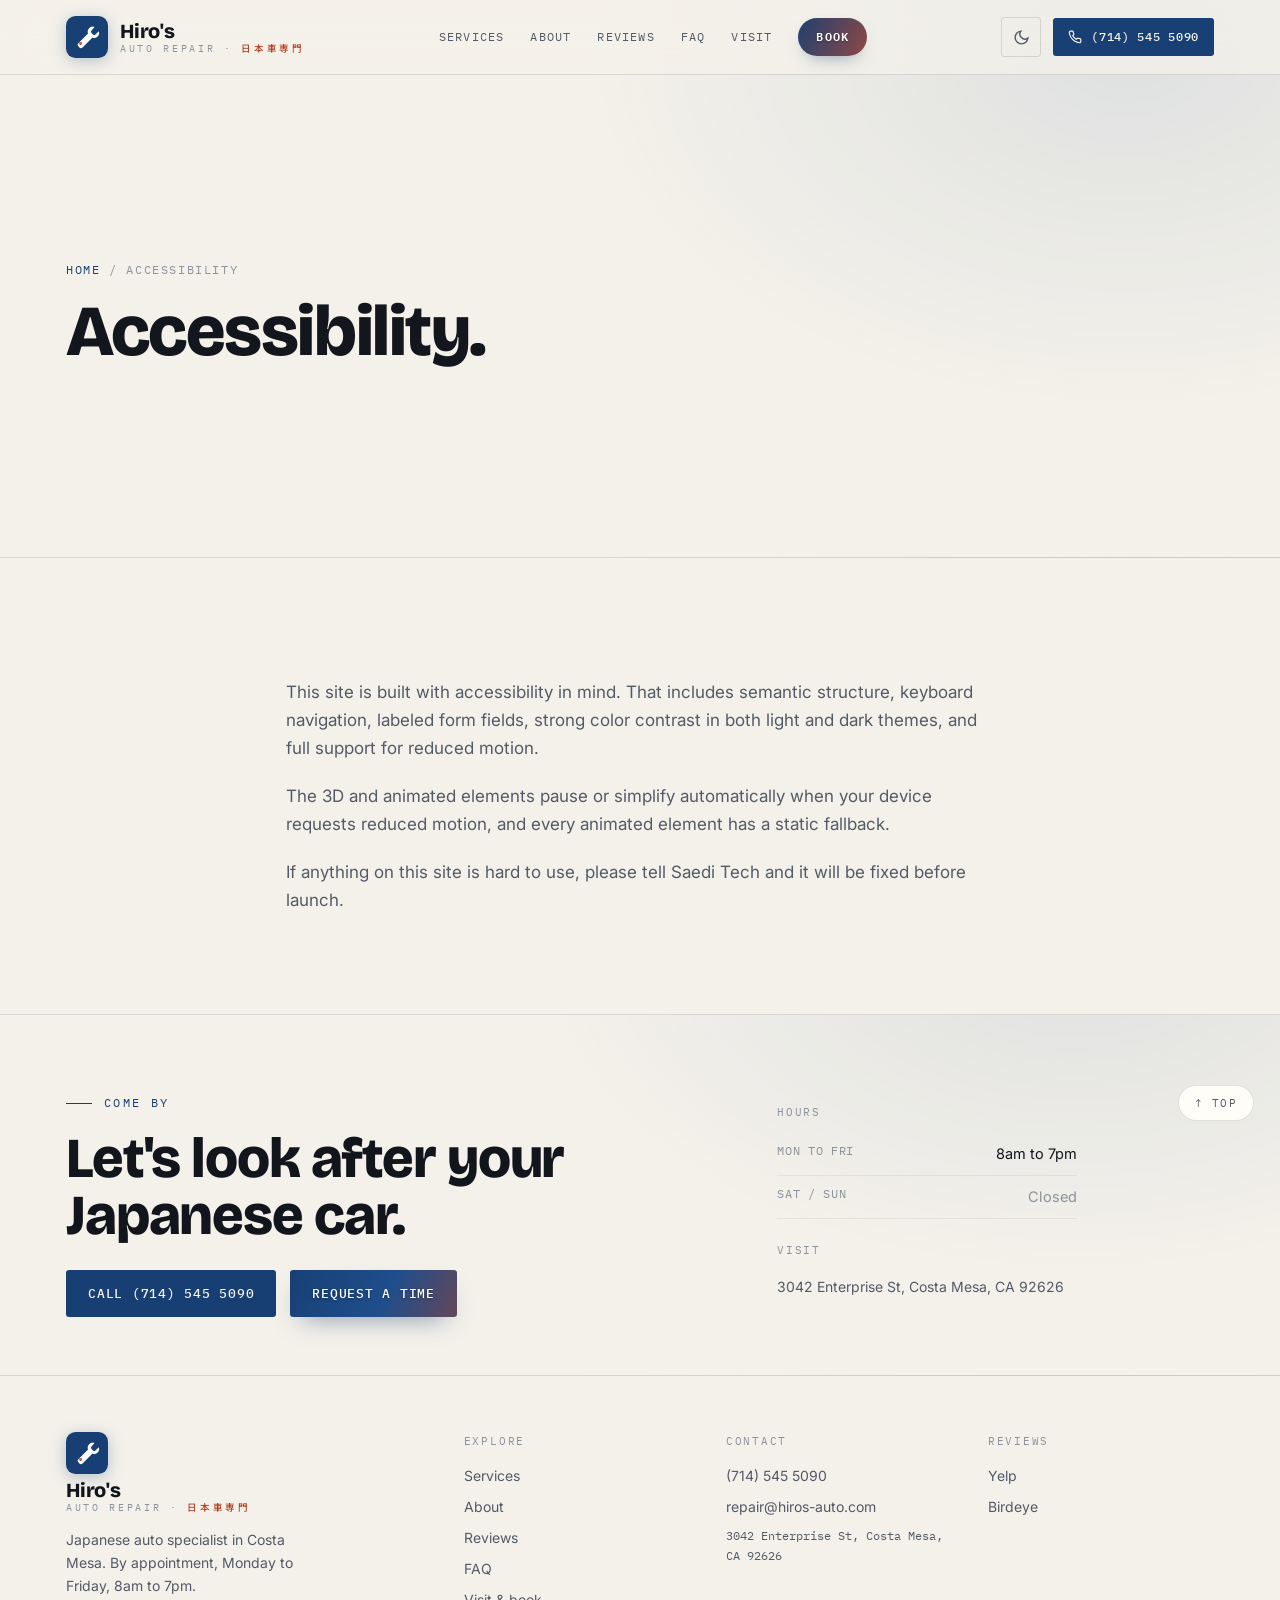
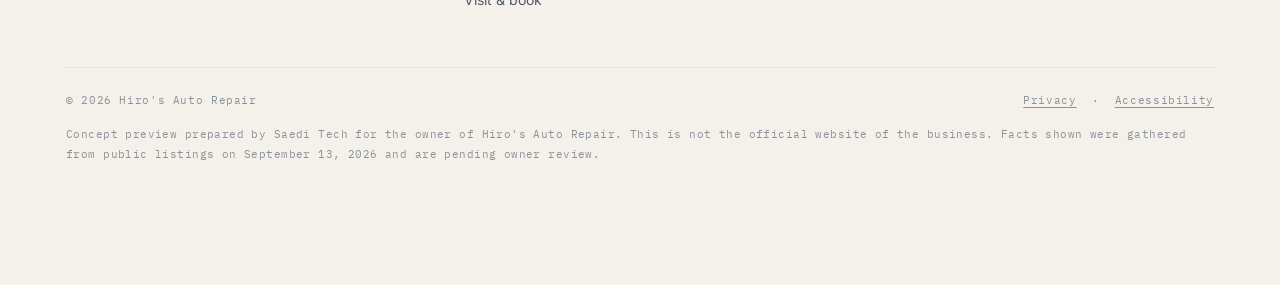
<file: accessibility.html>
<!doctype html>
<html lang="en">
<head>
<meta charset="utf-8" />
<meta name="viewport" content="width=device-width, initial-scale=1" />
<meta name="robots" content="noindex, nofollow" />
<title>Accessibility · Hiro's Auto Repair</title>
<meta name="description" content="Accessibility statement for the Hiro's Auto Repair website." />
<meta property="og:title" content="Accessibility · Hiro's Auto Repair" /><meta property="og:type" content="website" />
<link rel="icon" href="data:image/svg+xml,%3Csvg xmlns='http://www.w3.org/2000/svg' viewBox='0 0 48 48'%3E%3Crect width='48' height='48' rx='11' fill='%23173f73'/%3E%3Cpath d='M32.6 12.6 a5.7 5.7 0 0 0 -7.4 7.4 l-11.1 11.1 a2.5 2.5 0 0 0 0 3.6 l1.2 1.2 a2.5 2.5 0 0 0 3.6 0 l11.1-11.1 a5.7 5.7 0 0 0 7.4-7.4 l-3.7 3.7 a2 2 0 0 1 -2.9 0 l-1.6-1.6 a2 2 0 0 1 0-2.9 z' fill='%23fff'/%3E%3Ccircle cx='16.6' cy='31.4' r='1.7' fill='%23c94b2e'/%3E%3C/svg%3E">
<link rel="preconnect" href="https://fonts.googleapis.com"><link rel="preconnect" href="https://fonts.gstatic.com" crossorigin>
<link href="https://fonts.googleapis.com/css2?family=Bricolage+Grotesque:opsz,wght@12..96,600;12..96,700;12..96,800&family=Inter:wght@400;500;600&family=IBM+Plex+Mono:wght@400;500&display=swap" rel="stylesheet">
<link href="https://fonts.googleapis.com/css2?family=Noto+Sans+JP:wght@500;700&text=日本車専門匠整備誠一心一級&display=swap" rel="stylesheet">
<link rel="stylesheet" href="assets/site.css">
<script type="importmap">{ "imports": { "three": "https://unpkg.com/three@0.160.0/build/three.module.js", "three/": "https://unpkg.com/three@0.160.0/" } }</script>

</head>
<body>
<a class="skip" href="#main">Skip to content</a>
<header class="sitehead" id="sitehead">
<nav class="top" aria-label="Main">
  <div class="wrap navin">
    <a class="logo" href="index.html" aria-label="Hiro's Auto Repair, home">
      <svg class="emblem" viewBox="0 0 48 48" aria-hidden="true"><rect width="48" height="48" rx="11" fill="var(--indigo)"/><path d='M32.6 12.6 a5.7 5.7 0 0 0 -7.4 7.4 l-11.1 11.1 a2.5 2.5 0 0 0 0 3.6 l1.2 1.2 a2.5 2.5 0 0 0 3.6 0 l11.1-11.1 a5.7 5.7 0 0 0 7.4-7.4 l-3.7 3.7 a2 2 0 0 1 -2.9 0 l-1.6-1.6 a2 2 0 0 1 0-2.9 z' fill='#fff'/><circle cx='16.6' cy='31.4' r='1.7' fill='var(--shu)'/></svg>
      <span class="wm"><span class="n">Hiro's</span><span class="s">Auto Repair · <b class="jp">日本車専門</b></span></span>
    </a>
    <div class="navlinks"><a href="services.html">Services</a><a href="about.html">About</a><a href="reviews.html">Reviews</a><a href="faq.html">FAQ</a><a href="visit.html">Visit</a><a href="index.html#book">Book</a></div>
    <div class="navright">
      <button class="tgl" id="themeTgl" aria-label="Switch between day and night theme" aria-pressed="false"><svg id="icMoon" viewBox="0 0 24 24" fill="none" stroke="currentColor" stroke-width="2" stroke-linecap="round"><path d="M21 12.8A9 9 0 1 1 11.2 3a7 7 0 0 0 9.8 9.8z"/></svg><svg id="icSun" viewBox="0 0 24 24" fill="none" stroke="currentColor" stroke-width="2" stroke-linecap="round" style="display:none"><circle cx="12" cy="12" r="4"/><path d="M12 2v2M12 20v2M4.9 4.9l1.4 1.4M17.7 17.7l1.4 1.4M2 12h2M20 12h2M4.9 19.1l1.4-1.4M17.7 6.3l1.4-1.4"/></svg></button>
      <a class="btn btn-fill btn-sm" href="tel:+17145455090"><svg width="14" height="14" viewBox="0 0 24 24" fill="none" stroke="currentColor" stroke-width="2" stroke-linecap="round" aria-hidden="true"><path d="M22 16.9v3a2 2 0 0 1-2.2 2 19.8 19.8 0 0 1-8.6-3 19.5 19.5 0 0 1-6-6 19.8 19.8 0 0 1-3-8.7A2 2 0 0 1 4.1 2h3a2 2 0 0 1 2 1.7c.13 1 .36 1.9.7 2.8a2 2 0 0 1-.45 2.1L8.1 9.9a16 16 0 0 0 6 6l1.3-1.3a2 2 0 0 1 2.1-.45c.9.34 1.8.57 2.8.7A2 2 0 0 1 22 16.9z"/></svg><span class="lbl">(714) 545 5090</span></a>
      <button class="burger" id="burger" aria-label="Open menu"><svg viewBox="0 0 24 24" fill="none" stroke="currentColor" stroke-width="2" stroke-linecap="round"><path d="M3 6h18M3 12h18M3 18h18"/></svg></button>
    </div>
  </div>
</nav>
</header>
<div class="mmenu" id="mmenu" aria-label="Menu">
  <button class="mclose" id="mclose" aria-label="Close menu">✕</button>
  <a href="services.html">Services</a><a href="about.html">About</a><a href="reviews.html">Reviews</a><a href="faq.html">FAQ</a><a href="visit.html">Visit</a><a href="visit.html#book">Request an appointment</a>
</div>
<header class="page-hero"><div class="wrap">
    <p class="crumb"><a href="index.html">Home</a> / Accessibility</p>
    <h1 class="ph">Accessibility.</h1>
    <p class="pl"></p>
  </div></header><main id="main"><section><div class="wrap narrow prose">
  <p class="up">This site is built with accessibility in mind. That includes semantic structure, keyboard navigation, labeled form fields, strong color contrast in both light and dark themes, and full support for reduced motion.</p>
  <p class="up">The 3D and animated elements pause or simplify automatically when your device requests reduced motion, and every animated element has a static fallback.</p>
  <p class="up">If anything on this site is hard to use, please tell Saedi Tech and it will be fixed before launch.</p>
</div></section></main><footer>
  <button class="backtop" id="backtop" aria-label="Back to top">↑ Top</button>
  <div class="foot-hero"><div class="wrap"><div class="foot-top">
    <div class="foot-cta"><p class="kick">Come by</p><h2>Let's look after your Japanese car.</h2><div class="cta"><a class="btn btn-fill" href="tel:+17145455090">Call (714) 545 5090</a><a class="btn btn-book" href="index.html#book">Request a time</a></div></div>
    <div class="foot-hours"><p class="ft">Hours</p><div class="hrow"><span>Mon to Fri</span><span>8am to 7pm</span></div><div class="hrow"><span>Sat / Sun</span><span class="closed">Closed</span></div><p class="ft" style="margin-top:22px">Visit</p><p class="addr">3042 Enterprise St, Costa Mesa, CA 92626</p></div>
  </div></div></div>
  <div class="wrap foot-main">
    <div class="fgrid">
      <div class="fbrand">
        <a class="logo" href="index.html" aria-label="Hiro's Auto Repair, home"><svg class="emblem" viewBox="0 0 48 48" aria-hidden="true"><rect width="48" height="48" rx="11" fill="var(--indigo)"/><path d='M32.6 12.6 a5.7 5.7 0 0 0 -7.4 7.4 l-11.1 11.1 a2.5 2.5 0 0 0 0 3.6 l1.2 1.2 a2.5 2.5 0 0 0 3.6 0 l11.1-11.1 a5.7 5.7 0 0 0 7.4-7.4 l-3.7 3.7 a2 2 0 0 1 -2.9 0 l-1.6-1.6 a2 2 0 0 1 0-2.9 z' fill='#fff'/><circle cx='16.6' cy='31.4' r='1.7' fill='var(--shu)'/></svg><span class="wm"><span class="n">Hiro's</span><span class="s">Auto Repair · <b class="jp">日本車専門</b></span></span></a>
        <p>Japanese auto specialist in Costa Mesa. By appointment, Monday to Friday, 8am to 7pm.</p>
      </div>
      <div class="fcol"><p class="ft">Explore</p><a href="services.html">Services</a><a href="about.html">About</a><a href="reviews.html">Reviews</a><a href="faq.html">FAQ</a><a href="visit.html">Visit &amp; book</a></div>
      <div class="fcol"><p class="ft">Contact</p><a href="tel:+17145455090">(714) 545 5090</a><a href="mailto:repair@hiros-auto.com">repair@hiros-auto.com</a><p class="mono" style="font-size:12px">3042 Enterprise St, Costa Mesa, CA 92626</p></div>
      <div class="fcol"><p class="ft">Reviews</p><a href="https://www.yelp.com/biz/hiros-auto-repair-costa-mesa" target="_blank" rel="noopener">Yelp</a><a href="https://reviews.birdeye.com/hiros-auto-repair-149421237386120" target="_blank" rel="noopener">Birdeye</a></div>
    </div>
    <div class="legal"><span>© 2026 Hiro's Auto Repair</span><span><a href="privacy.html">Privacy</a> &nbsp;·&nbsp; <a href="accessibility.html">Accessibility</a></span></div>
    <p class="preview-note">Concept preview prepared by Saedi Tech for the owner of Hiro's Auto Repair. This is not the official website of the business. Facts shown were gathered from public listings on September 13, 2026 and are pending owner review.</p>
  </div>
</footer>
<div class="callbar" role="navigation" aria-label="Quick actions">
  <a class="c1" href="tel:+17145455090"><svg width="14" height="14" viewBox="0 0 24 24" fill="none" stroke="currentColor" stroke-width="2" stroke-linecap="round" aria-hidden="true"><path d="M22 16.9v3a2 2 0 0 1-2.2 2 19.8 19.8 0 0 1-8.6-3 19.5 19.5 0 0 1-6-6 19.8 19.8 0 0 1-3-8.7A2 2 0 0 1 4.1 2h3a2 2 0 0 1 2 1.7c.13 1 .36 1.9.7 2.8a2 2 0 0 1-.45 2.1L8.1 9.9a16 16 0 0 0 6 6l1.3-1.3a2 2 0 0 1 2.1-.45c.9.34 1.8.57 2.8.7A2 2 0 0 1 22 16.9z"/></svg>Call the shop</a>
  <a class="c2" href="visit.html#book">Request a time</a>
</div>
<script src="assets/app.js" defer></script>
</body>
</html>
</file>
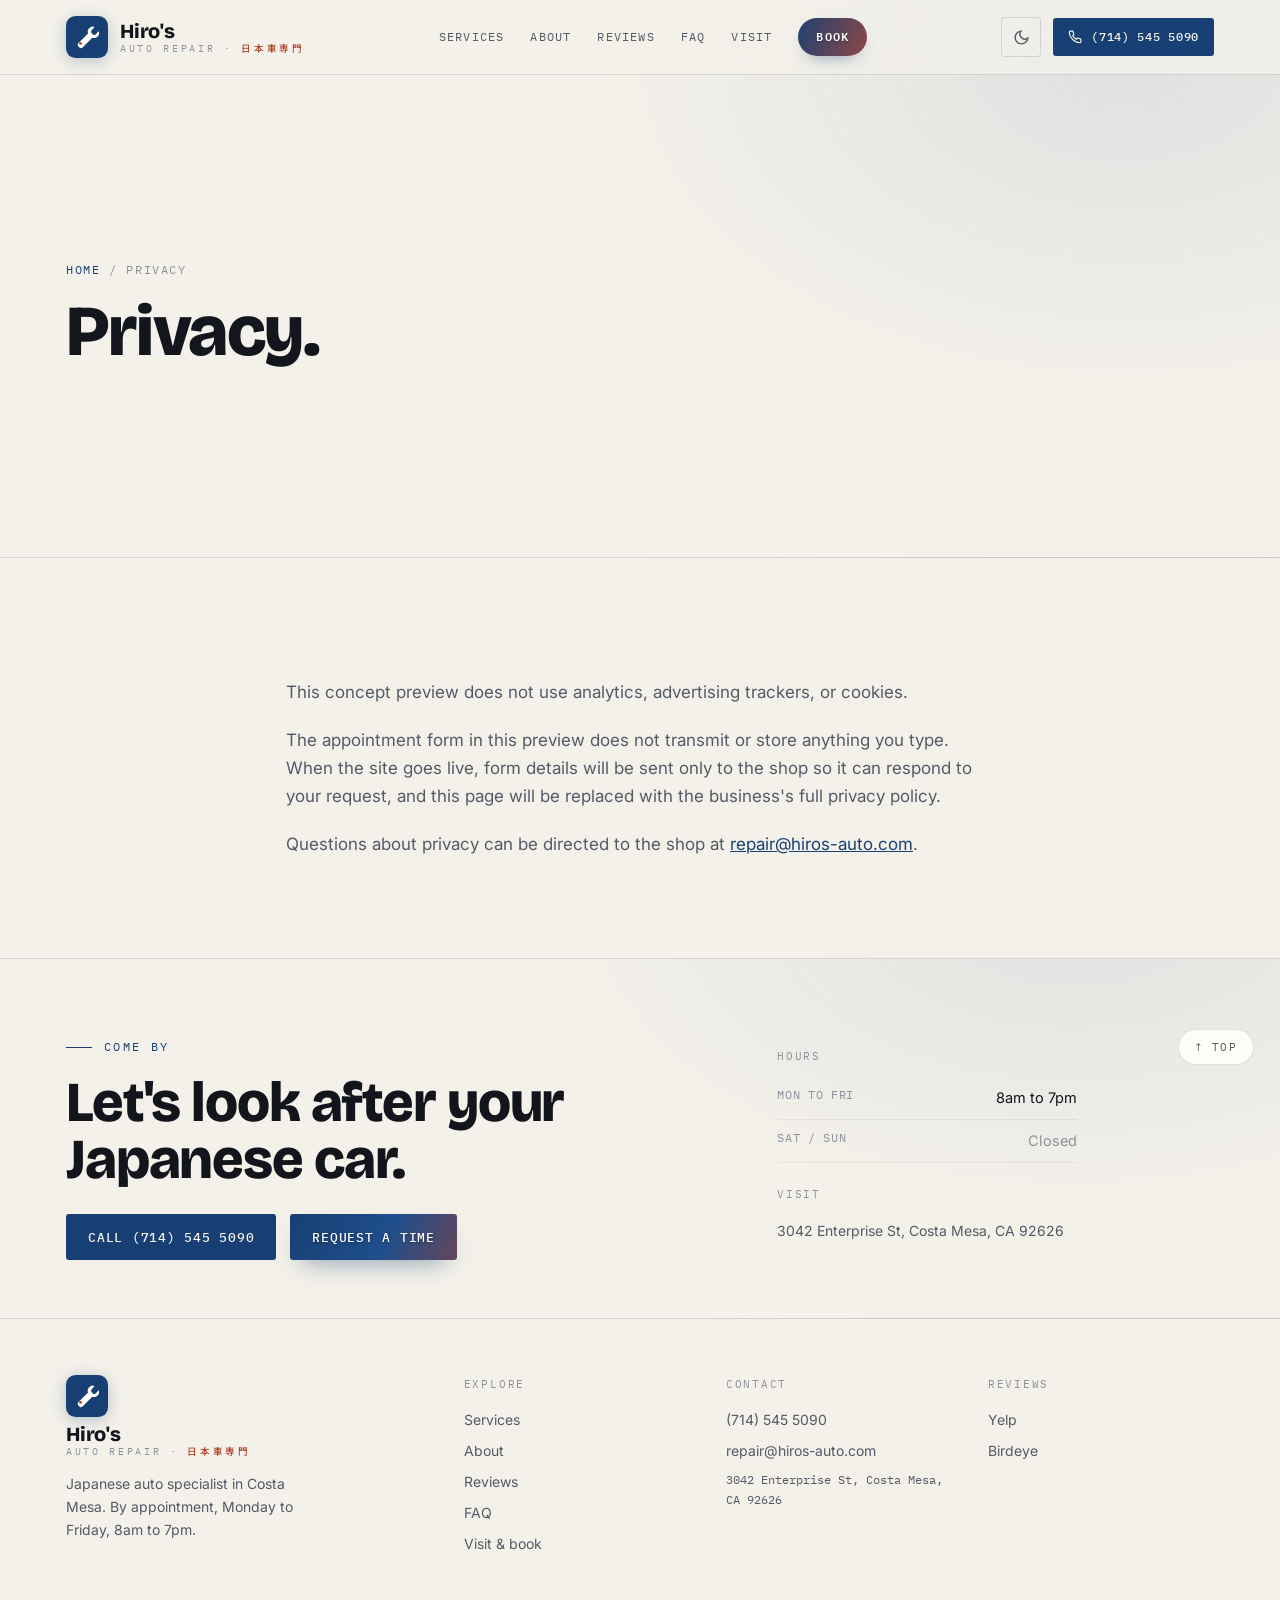
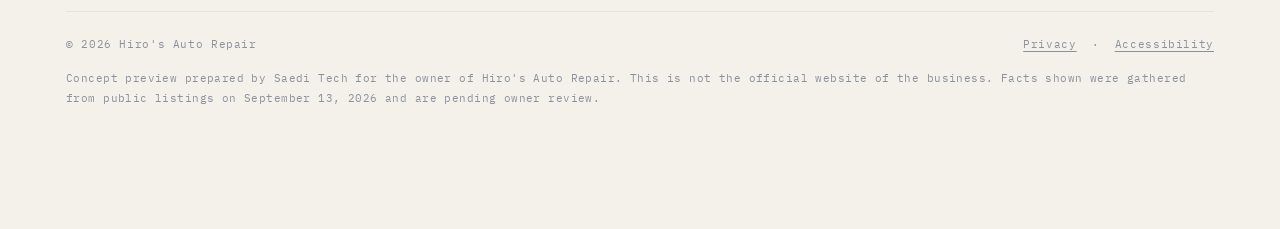
<file: privacy.html>
<!doctype html>
<html lang="en">
<head>
<meta charset="utf-8" />
<meta name="viewport" content="width=device-width, initial-scale=1" />
<meta name="robots" content="noindex, nofollow" />
<title>Privacy · Hiro's Auto Repair</title>
<meta name="description" content="Privacy information for the Hiro's Auto Repair website." />
<meta property="og:title" content="Privacy · Hiro's Auto Repair" /><meta property="og:type" content="website" />
<link rel="icon" href="data:image/svg+xml,%3Csvg xmlns='http://www.w3.org/2000/svg' viewBox='0 0 48 48'%3E%3Crect width='48' height='48' rx='11' fill='%23173f73'/%3E%3Cpath d='M32.6 12.6 a5.7 5.7 0 0 0 -7.4 7.4 l-11.1 11.1 a2.5 2.5 0 0 0 0 3.6 l1.2 1.2 a2.5 2.5 0 0 0 3.6 0 l11.1-11.1 a5.7 5.7 0 0 0 7.4-7.4 l-3.7 3.7 a2 2 0 0 1 -2.9 0 l-1.6-1.6 a2 2 0 0 1 0-2.9 z' fill='%23fff'/%3E%3Ccircle cx='16.6' cy='31.4' r='1.7' fill='%23c94b2e'/%3E%3C/svg%3E">
<link rel="preconnect" href="https://fonts.googleapis.com"><link rel="preconnect" href="https://fonts.gstatic.com" crossorigin>
<link href="https://fonts.googleapis.com/css2?family=Bricolage+Grotesque:opsz,wght@12..96,600;12..96,700;12..96,800&family=Inter:wght@400;500;600&family=IBM+Plex+Mono:wght@400;500&display=swap" rel="stylesheet">
<link href="https://fonts.googleapis.com/css2?family=Noto+Sans+JP:wght@500;700&text=日本車専門匠整備誠一心一級&display=swap" rel="stylesheet">
<link rel="stylesheet" href="assets/site.css">
<script type="importmap">{ "imports": { "three": "https://unpkg.com/three@0.160.0/build/three.module.js", "three/": "https://unpkg.com/three@0.160.0/" } }</script>

</head>
<body>
<a class="skip" href="#main">Skip to content</a>
<header class="sitehead" id="sitehead">
<nav class="top" aria-label="Main">
  <div class="wrap navin">
    <a class="logo" href="index.html" aria-label="Hiro's Auto Repair, home">
      <svg class="emblem" viewBox="0 0 48 48" aria-hidden="true"><rect width="48" height="48" rx="11" fill="var(--indigo)"/><path d='M32.6 12.6 a5.7 5.7 0 0 0 -7.4 7.4 l-11.1 11.1 a2.5 2.5 0 0 0 0 3.6 l1.2 1.2 a2.5 2.5 0 0 0 3.6 0 l11.1-11.1 a5.7 5.7 0 0 0 7.4-7.4 l-3.7 3.7 a2 2 0 0 1 -2.9 0 l-1.6-1.6 a2 2 0 0 1 0-2.9 z' fill='#fff'/><circle cx='16.6' cy='31.4' r='1.7' fill='var(--shu)'/></svg>
      <span class="wm"><span class="n">Hiro's</span><span class="s">Auto Repair · <b class="jp">日本車専門</b></span></span>
    </a>
    <div class="navlinks"><a href="services.html">Services</a><a href="about.html">About</a><a href="reviews.html">Reviews</a><a href="faq.html">FAQ</a><a href="visit.html">Visit</a><a href="index.html#book">Book</a></div>
    <div class="navright">
      <button class="tgl" id="themeTgl" aria-label="Switch between day and night theme" aria-pressed="false"><svg id="icMoon" viewBox="0 0 24 24" fill="none" stroke="currentColor" stroke-width="2" stroke-linecap="round"><path d="M21 12.8A9 9 0 1 1 11.2 3a7 7 0 0 0 9.8 9.8z"/></svg><svg id="icSun" viewBox="0 0 24 24" fill="none" stroke="currentColor" stroke-width="2" stroke-linecap="round" style="display:none"><circle cx="12" cy="12" r="4"/><path d="M12 2v2M12 20v2M4.9 4.9l1.4 1.4M17.7 17.7l1.4 1.4M2 12h2M20 12h2M4.9 19.1l1.4-1.4M17.7 6.3l1.4-1.4"/></svg></button>
      <a class="btn btn-fill btn-sm" href="tel:+17145455090"><svg width="14" height="14" viewBox="0 0 24 24" fill="none" stroke="currentColor" stroke-width="2" stroke-linecap="round" aria-hidden="true"><path d="M22 16.9v3a2 2 0 0 1-2.2 2 19.8 19.8 0 0 1-8.6-3 19.5 19.5 0 0 1-6-6 19.8 19.8 0 0 1-3-8.7A2 2 0 0 1 4.1 2h3a2 2 0 0 1 2 1.7c.13 1 .36 1.9.7 2.8a2 2 0 0 1-.45 2.1L8.1 9.9a16 16 0 0 0 6 6l1.3-1.3a2 2 0 0 1 2.1-.45c.9.34 1.8.57 2.8.7A2 2 0 0 1 22 16.9z"/></svg><span class="lbl">(714) 545 5090</span></a>
      <button class="burger" id="burger" aria-label="Open menu"><svg viewBox="0 0 24 24" fill="none" stroke="currentColor" stroke-width="2" stroke-linecap="round"><path d="M3 6h18M3 12h18M3 18h18"/></svg></button>
    </div>
  </div>
</nav>
</header>
<div class="mmenu" id="mmenu" aria-label="Menu">
  <button class="mclose" id="mclose" aria-label="Close menu">✕</button>
  <a href="services.html">Services</a><a href="about.html">About</a><a href="reviews.html">Reviews</a><a href="faq.html">FAQ</a><a href="visit.html">Visit</a><a href="visit.html#book">Request an appointment</a>
</div>
<header class="page-hero"><div class="wrap">
    <p class="crumb"><a href="index.html">Home</a> / Privacy</p>
    <h1 class="ph">Privacy.</h1>
    <p class="pl"></p>
  </div></header><main id="main"><section><div class="wrap narrow prose">
  <p class="up">This concept preview does not use analytics, advertising trackers, or cookies.</p>
  <p class="up">The appointment form in this preview does not transmit or store anything you type. When the site goes live, form details will be sent only to the shop so it can respond to your request, and this page will be replaced with the business's full privacy policy.</p>
  <p class="up">Questions about privacy can be directed to the shop at <a href="mailto:repair@hiros-auto.com" style="color:var(--indigo-tx)">repair@hiros-auto.com</a>.</p>
</div></section></main><footer>
  <button class="backtop" id="backtop" aria-label="Back to top">↑ Top</button>
  <div class="foot-hero"><div class="wrap"><div class="foot-top">
    <div class="foot-cta"><p class="kick">Come by</p><h2>Let's look after your Japanese car.</h2><div class="cta"><a class="btn btn-fill" href="tel:+17145455090">Call (714) 545 5090</a><a class="btn btn-book" href="index.html#book">Request a time</a></div></div>
    <div class="foot-hours"><p class="ft">Hours</p><div class="hrow"><span>Mon to Fri</span><span>8am to 7pm</span></div><div class="hrow"><span>Sat / Sun</span><span class="closed">Closed</span></div><p class="ft" style="margin-top:22px">Visit</p><p class="addr">3042 Enterprise St, Costa Mesa, CA 92626</p></div>
  </div></div></div>
  <div class="wrap foot-main">
    <div class="fgrid">
      <div class="fbrand">
        <a class="logo" href="index.html" aria-label="Hiro's Auto Repair, home"><svg class="emblem" viewBox="0 0 48 48" aria-hidden="true"><rect width="48" height="48" rx="11" fill="var(--indigo)"/><path d='M32.6 12.6 a5.7 5.7 0 0 0 -7.4 7.4 l-11.1 11.1 a2.5 2.5 0 0 0 0 3.6 l1.2 1.2 a2.5 2.5 0 0 0 3.6 0 l11.1-11.1 a5.7 5.7 0 0 0 7.4-7.4 l-3.7 3.7 a2 2 0 0 1 -2.9 0 l-1.6-1.6 a2 2 0 0 1 0-2.9 z' fill='#fff'/><circle cx='16.6' cy='31.4' r='1.7' fill='var(--shu)'/></svg><span class="wm"><span class="n">Hiro's</span><span class="s">Auto Repair · <b class="jp">日本車専門</b></span></span></a>
        <p>Japanese auto specialist in Costa Mesa. By appointment, Monday to Friday, 8am to 7pm.</p>
      </div>
      <div class="fcol"><p class="ft">Explore</p><a href="services.html">Services</a><a href="about.html">About</a><a href="reviews.html">Reviews</a><a href="faq.html">FAQ</a><a href="visit.html">Visit &amp; book</a></div>
      <div class="fcol"><p class="ft">Contact</p><a href="tel:+17145455090">(714) 545 5090</a><a href="mailto:repair@hiros-auto.com">repair@hiros-auto.com</a><p class="mono" style="font-size:12px">3042 Enterprise St, Costa Mesa, CA 92626</p></div>
      <div class="fcol"><p class="ft">Reviews</p><a href="https://www.yelp.com/biz/hiros-auto-repair-costa-mesa" target="_blank" rel="noopener">Yelp</a><a href="https://reviews.birdeye.com/hiros-auto-repair-149421237386120" target="_blank" rel="noopener">Birdeye</a></div>
    </div>
    <div class="legal"><span>© 2026 Hiro's Auto Repair</span><span><a href="privacy.html">Privacy</a> &nbsp;·&nbsp; <a href="accessibility.html">Accessibility</a></span></div>
    <p class="preview-note">Concept preview prepared by Saedi Tech for the owner of Hiro's Auto Repair. This is not the official website of the business. Facts shown were gathered from public listings on September 13, 2026 and are pending owner review.</p>
  </div>
</footer>
<div class="callbar" role="navigation" aria-label="Quick actions">
  <a class="c1" href="tel:+17145455090"><svg width="14" height="14" viewBox="0 0 24 24" fill="none" stroke="currentColor" stroke-width="2" stroke-linecap="round" aria-hidden="true"><path d="M22 16.9v3a2 2 0 0 1-2.2 2 19.8 19.8 0 0 1-8.6-3 19.5 19.5 0 0 1-6-6 19.8 19.8 0 0 1-3-8.7A2 2 0 0 1 4.1 2h3a2 2 0 0 1 2 1.7c.13 1 .36 1.9.7 2.8a2 2 0 0 1-.45 2.1L8.1 9.9a16 16 0 0 0 6 6l1.3-1.3a2 2 0 0 1 2.1-.45c.9.34 1.8.57 2.8.7A2 2 0 0 1 22 16.9z"/></svg>Call the shop</a>
  <a class="c2" href="visit.html#book">Request a time</a>
</div>
<script src="assets/app.js" defer></script>
</body>
</html>
</file>
<file: assets/site.css>
/* Hiro's Auto Repair — shared design system (Saedi Tech concept preview) */
:root{
  --bg:#f4f1ea; --bg2:#ebe6db; --card:#fffdf8; --card2:#f7f3ea;
  --line:rgba(18,22,28,.12); --line2:rgba(18,22,28,.06);
  --text:#12161c; --muted:#525a66; --faint:#8b929c;
  --indigo:#173f73; --indigo-2:#1f4e8c; --indigo-tx:#173f73; --indigo-soft:rgba(31,78,140,.1);
  --shu:#c94b2e; --shu-tx:#b03e23; --gold:#b0863a;
  --nav-bg:rgba(244,241,234,.72); --chip-bg:rgba(255,255,255,.6); --btn-tx:#f7f4ec;
  --hero-a:rgba(31,78,140,.14); --hero-b:rgba(201,75,46,.08); --grain:.035;
  --map-filter:saturate(.9) contrast(1.02); --ease:cubic-bezier(.16,1,.3,1);
}
:root[data-theme="night"]{
  --bg:#080b10; --bg2:#0c1016; --card:#10151d; --card2:#0d1219;
  --line:rgba(237,240,244,.1); --line2:rgba(237,240,244,.05);
  --text:#eef1f5; --muted:#a6adb8; --faint:#69707c;
  --indigo:#5f8fce; --indigo-2:#7aa5e0; --indigo-tx:#9dbfee; --indigo-soft:rgba(122,165,224,.12);
  --shu:#d9603f; --shu-tx:#e0755a; --gold:#cba24e;
  --nav-bg:rgba(8,11,16,.66); --chip-bg:rgba(16,21,29,.5); --btn-tx:#080b10;
  --hero-a:rgba(31,78,140,.26); --hero-b:rgba(201,75,46,.12); --grain:.06;
  --map-filter:grayscale(1) invert(.92) contrast(.9) hue-rotate(180deg);
}
*{margin:0;padding:0;box-sizing:border-box}
html{scroll-behavior:smooth}
@media (prefers-reduced-motion:reduce){html{scroll-behavior:auto}}
body{background:var(--bg);color:var(--text);font-family:'Inter',system-ui,sans-serif;font-size:16px;line-height:1.65;-webkit-font-smoothing:antialiased;transition:background .5s,color .5s;overflow-x:hidden}
::selection{background:var(--indigo);color:var(--btn-tx)}
img,svg{max-width:100%}a{color:inherit}
.jp{font-family:'Noto Sans JP','Inter',sans-serif}
.mono{font-family:'IBM Plex Mono',monospace}
.wrap{max-width:1200px;margin:0 auto;padding:0 26px}
.narrow{max-width:900px}
.skip{position:absolute;left:-9999px;top:0;background:var(--indigo);color:var(--btn-tx);padding:10px 18px;z-index:200;font-weight:600}
.skip:focus{left:12px;top:12px}
:focus-visible{outline:2px solid var(--indigo);outline-offset:3px;border-radius:2px}
body::after{content:"";position:fixed;inset:0;z-index:300;pointer-events:none;opacity:var(--grain);mix-blend-mode:overlay;background-image:url("data:image/svg+xml,%3Csvg xmlns='http://www.w3.org/2000/svg' width='120' height='120'%3E%3Cfilter id='n'%3E%3CfeTurbulence type='fractalNoise' baseFrequency='.85' numOctaves='2'/%3E%3C/filter%3E%3Crect width='100%25' height='100%25' filter='url(%23n)'/%3E%3C/svg%3E")}

/* logo */
.logo{display:flex;align-items:center;gap:12px;text-decoration:none}
.logo .emblem{width:42px;height:42px;flex:none;filter:drop-shadow(0 3px 8px rgba(23,63,115,.28))}
.logo .wm{display:flex;flex-direction:column;line-height:1}
.logo .wm .n{font-family:'Bricolage Grotesque',sans-serif;font-weight:800;font-size:20px;letter-spacing:-.01em;color:var(--text)}
.logo .wm .s{font-family:'IBM Plex Mono',monospace;font-size:9.5px;letter-spacing:.28em;text-transform:uppercase;color:var(--faint);margin-top:3px}
.logo .wm .s b{color:var(--shu-tx);font-weight:500}

/* header (top bar + nav) */
.sitehead{position:fixed;top:0;left:0;right:0;z-index:100}
.topbar{background:var(--indigo);color:#eaf0f8;height:40px;overflow:hidden;transition:height .35s var(--ease),opacity .3s}
.topbar .tbin{display:flex;align-items:center;justify-content:space-between;height:40px;font-family:'IBM Plex Mono',monospace;font-size:11px;letter-spacing:.11em;text-transform:uppercase}
.topbar .tb-l{color:rgba(234,240,248,.85)}.topbar .tb-l b{color:#ec8a72;font-weight:500}
.topbar .tb-r{display:flex;align-items:center;gap:16px;color:rgba(234,240,248,.85)}
.topbar .tb-r a{color:#fff;text-decoration:none}.topbar .tb-r a:hover{color:#ec8a72}
.topbar .dot2{width:5px;height:5px;border-radius:50%;background:rgba(255,255,255,.4)}
nav.top{position:relative;background:var(--nav-bg);backdrop-filter:blur(18px) saturate(1.4);-webkit-backdrop-filter:blur(18px) saturate(1.4);border-bottom:1px solid var(--line);transition:box-shadow .35s,background .35s}
.sitehead.scrolled .topbar{height:0;opacity:0}
.sitehead.scrolled nav.top{box-shadow:0 12px 34px -18px rgba(8,11,16,.5)}
.navin{display:flex;align-items:center;justify-content:space-between;height:74px;gap:18px}
@media (max-width:768px){.topbar{display:none}}
.navlinks{display:flex;gap:26px;align-items:center}
.navlinks a{font-family:'IBM Plex Mono',monospace;font-size:12px;letter-spacing:.1em;text-transform:uppercase;text-decoration:none;color:var(--muted);transition:color .25s;position:relative}
.navlinks a[aria-current="page"]{color:var(--text)}
.navlinks a::after{content:"";position:absolute;left:0;bottom:-6px;width:0;height:1.5px;background:var(--shu);transition:width .3s var(--ease)}
.navlinks a:hover::after,.navlinks a[aria-current="page"]::after{width:100%}
.navlinks a:hover{color:var(--text)}
.navright{display:flex;align-items:center;gap:12px}
.btn{display:inline-flex;align-items:center;justify-content:center;gap:9px;font-family:'IBM Plex Mono',monospace;font-size:12.5px;letter-spacing:.06em;text-transform:uppercase;font-weight:500;padding:13px 22px;border-radius:3px;text-decoration:none;border:none;cursor:pointer;transition:transform .35s var(--ease),box-shadow .35s,background .35s,color .35s}
.btn-fill{background:var(--indigo);color:var(--btn-tx)}
.btn-fill:hover{transform:translateY(-2px);box-shadow:0 14px 38px -12px var(--indigo)}
.btn-line{background:transparent;color:var(--text);border:1px solid var(--line)}
.btn-line:hover{border-color:var(--indigo);color:var(--indigo-tx)}
.btn-sm{padding:10px 15px;font-size:11.5px}
.tgl,.burger{width:40px;height:40px;border-radius:3px;border:1px solid var(--line);background:transparent;color:var(--muted);display:grid;place-items:center;cursor:pointer;transition:color .3s,border-color .3s}
.tgl:hover,.burger:hover{color:var(--indigo-tx);border-color:var(--indigo)}
.tgl svg{width:17px;height:17px}.burger{display:none}.burger svg{width:20px;height:20px}
@media (max-width:940px){.navlinks{display:none}.burger{display:grid}}
@media (max-width:560px){.logo .wm .s{display:none}.navright .btn span.lbl{display:none}}
/* mobile menu */
.mmenu{position:fixed;inset:0;z-index:150;background:var(--bg);transform:translateY(-100%);visibility:hidden;opacity:0;transition:transform .45s var(--ease),opacity .35s,visibility .35s;display:flex;flex-direction:column;padding:96px 26px 40px;overflow-y:auto}
.mmenu.open{transform:none;visibility:visible;opacity:1}
.mmenu a{font-family:'Bricolage Grotesque',sans-serif;font-weight:700;font-size:30px;text-decoration:none;color:var(--text);padding:16px 0;border-bottom:1px solid var(--line)}
.mmenu a:hover{color:var(--indigo-tx)}
.mclose{position:absolute;top:22px;right:22px;width:40px;height:40px;border:1px solid var(--line);border-radius:3px;background:transparent;color:var(--text);cursor:pointer;font-size:20px}

/* generic hero for home */
header.hero{position:relative;min-height:100svh;overflow:hidden}
.sticky{position:relative;min-height:100svh;overflow:hidden;display:flex;align-items:center;padding:90px 0 44px}
/* scroll-driven exploded 3D hero */
header.hero.scroll3d{height:340vh;min-height:0;overflow:visible}
header.hero.scroll3d .sticky{position:sticky;top:0;height:100svh;min-height:0;padding:0}
.callouts{position:absolute;z-index:2;top:50%;left:26px;transform:translateY(-50%);max-width:360px;opacity:0;pointer-events:none;will-change:opacity}
.callouts h3{font-family:'Bricolage Grotesque',sans-serif;font-weight:800;font-size:clamp(26px,3.2vw,40px);letter-spacing:-.02em;line-height:1.02;margin-bottom:18px}
.callout{display:flex;gap:14px;align-items:flex-start;padding:12px 0;border-top:1px solid var(--line)}
.callout .cn{font-family:'IBM Plex Mono',monospace;font-size:11px;color:var(--shu-tx);letter-spacing:.1em;padding-top:3px;min-width:24px}
.callout .cx b{font-family:'Bricolage Grotesque',sans-serif;font-weight:700;font-size:16px;display:block;margin-bottom:2px}
.callout .cx span{font-size:13px;color:var(--muted)}
.hprog{position:absolute;left:0;right:0;bottom:0;height:2px;background:var(--line2);z-index:5}
.hprog i{display:block;height:100%;width:0;background:linear-gradient(90deg,var(--indigo),var(--shu))}
@media (max-width:940px){header.hero.scroll3d{height:280vh}header.hero.scroll3d .sticky{align-items:flex-start}.hero-copy{padding-top:100px}.callouts{left:26px;right:26px;max-width:none;top:40%}}
@media (prefers-reduced-motion:reduce){header.hero.scroll3d{height:auto;min-height:100svh}header.hero.scroll3d .sticky{position:relative}.callouts{display:none}.hprog{display:none}}
.hero-bg{position:absolute;inset:0;z-index:0;background:radial-gradient(60% 55% at 74% 38%,var(--hero-a),transparent 70%),radial-gradient(50% 45% at 12% 92%,var(--hero-b),transparent 70%),var(--bg)}
#gl{position:absolute;inset:0;z-index:1;width:100%;height:100%;display:block;touch-action:pan-y;cursor:grab}#gl:active{cursor:grabbing}
.hero-fb{position:absolute;z-index:1;right:6%;top:50%;transform:translateY(-50%);width:min(42vw,460px);aspect-ratio:1;border-radius:50%;background:radial-gradient(circle at 40% 35%,#2b3a52,#0c1119 70%);box-shadow:0 40px 120px -30px rgba(23,63,115,.6);display:none}
.herogrid{position:relative;z-index:2;width:100%}
.hero-copy{max-width:600px}
.tag{display:inline-flex;align-items:center;gap:12px;font-family:'IBM Plex Mono',monospace;font-size:11.5px;letter-spacing:.22em;text-transform:uppercase;color:var(--indigo-tx);margin-bottom:26px;padding:8px 14px;border:1px solid var(--line);border-radius:40px;background:var(--chip-bg);backdrop-filter:blur(6px)}
.tag .dot{width:7px;height:7px;border-radius:50%;background:var(--shu);box-shadow:0 0 0 4px rgba(201,75,46,.18)}
h1{font-family:'Bricolage Grotesque',sans-serif;font-weight:800;font-size:clamp(46px,7vw,92px);line-height:.98;letter-spacing:-.025em;color:var(--text)}
h1 .in{background:linear-gradient(120deg,var(--indigo-2),var(--shu));-webkit-background-clip:text;background-clip:text;color:transparent}
.hero p.lede{font-size:clamp(16px,1.5vw,19px);color:var(--muted);max-width:500px;margin:26px 0 34px}
.cta{display:flex;gap:14px;flex-wrap:wrap}
.chips{display:flex;gap:8px;flex-wrap:wrap;margin-top:34px}
.chip{font-family:'IBM Plex Mono',monospace;font-size:11px;letter-spacing:.06em;text-transform:uppercase;color:var(--muted);border:1px solid var(--line);background:var(--chip-bg);border-radius:40px;padding:8px 14px;backdrop-filter:blur(6px)}
.badge3d{position:absolute;right:6%;bottom:12%;z-index:3;background:var(--card);border:1px solid var(--line);border-radius:6px;padding:14px 18px;box-shadow:0 20px 50px -24px rgba(18,22,28,.4);display:flex;align-items:center;gap:14px}
.badge3d .rt{font-family:'Bricolage Grotesque',sans-serif;font-weight:800;font-size:26px;line-height:1}
.badge3d .rl{font-family:'IBM Plex Mono',monospace;font-size:10px;letter-spacing:.12em;text-transform:uppercase;color:var(--faint)}
.badge3d .star{color:var(--shu)}
.grab{position:absolute;z-index:4;right:6%;top:15%;display:flex;align-items:center;gap:8px;font-family:'IBM Plex Mono',monospace;font-size:10px;letter-spacing:.18em;text-transform:uppercase;color:var(--faint)}
.cue{position:absolute;bottom:34px;left:50%;transform:translateX(-50%);z-index:4;display:flex;flex-direction:column;align-items:center;gap:8px;color:var(--faint);font-family:'IBM Plex Mono',monospace;font-size:10px;letter-spacing:.22em;text-transform:uppercase}
.cue .bar{width:1px;height:34px;background:linear-gradient(var(--faint),transparent);animation:drop 2.4s var(--ease) infinite}
@keyframes drop{0%{transform:scaleY(0);transform-origin:top}45%{transform:scaleY(1);transform-origin:top}55%{transform:scaleY(1);transform-origin:bottom}100%{transform:scaleY(0);transform-origin:bottom}}
@media (prefers-reduced-motion:reduce){.cue .bar{animation:none}.grab{display:none}}
@media (max-width:940px){.hero-copy{max-width:none}.badge3d{right:auto;left:26px;bottom:8%}.grab{top:9%;right:26px}}

/* subpage banner */
.page-hero{position:relative;padding:150px 0 60px;min-height:62vh;display:flex;align-items:center;border-bottom:1px solid var(--line);background:radial-gradient(60% 90% at 88% 10%,var(--indigo-soft),transparent 70%),var(--bg);overflow:hidden}
.page-hero .wrap{position:relative;z-index:2;width:100%}
.subcanvas{position:absolute;right:-4%;top:0;bottom:0;width:52%;z-index:1;display:block;touch-action:pan-y;cursor:grab}
.subcanvas:active{cursor:grabbing}
.subgrab{position:absolute;right:6%;bottom:26px;z-index:3;display:flex;align-items:center;gap:8px;font-family:'IBM Plex Mono',monospace;font-size:10px;letter-spacing:.18em;text-transform:uppercase;color:var(--faint)}
.crumb{font-family:'IBM Plex Mono',monospace;font-size:11.5px;letter-spacing:.14em;text-transform:uppercase;color:var(--faint);margin-bottom:16px}
.crumb a{color:var(--indigo-tx);text-decoration:none}
.page-hero h1.ph{font-family:'Bricolage Grotesque',sans-serif;font-weight:800;font-size:clamp(38px,5.6vw,72px);line-height:1;letter-spacing:-.02em;max-width:620px}
.page-hero p.pl{color:var(--muted);max-width:540px;margin-top:18px;font-size:17px}
@media (max-width:820px){.subcanvas{opacity:.42;width:74%;right:-10%}.page-hero{min-height:auto}}

/* marquee */
.marquee{overflow:hidden;border-top:1px solid var(--line);border-bottom:1px solid var(--line);background:var(--indigo);padding:16px 0}
.mrow{display:flex;gap:44px;white-space:nowrap;width:max-content;animation:slide 32s linear infinite;font-family:'Bricolage Grotesque',sans-serif;font-weight:700;font-size:19px;letter-spacing:.02em;color:rgba(247,244,236,.9);align-items:center}
.mrow span{display:inline-flex;align-items:center;gap:44px}
.mrow .d{width:7px;height:7px;border-radius:50%;background:var(--shu)}
@keyframes slide{to{transform:translateX(-50%)}}
@media (prefers-reduced-motion:reduce){.mrow{animation:none}}

/* strip */
.strip{border-bottom:1px solid var(--line);background:var(--bg2)}
.stripin{display:grid;grid-template-columns:repeat(4,1fr)}
.stat{padding:28px 24px;border-left:1px solid var(--line)}.stat:first-child{border-left:none}.stat a{text-decoration:none}
.stat .v{font-family:'Bricolage Grotesque',sans-serif;font-weight:800;font-size:27px;letter-spacing:-.01em}
.stat .v .star{color:var(--shu)}
.stat .l{font-family:'IBM Plex Mono',monospace;font-size:10.5px;letter-spacing:.14em;text-transform:uppercase;color:var(--faint);margin-top:6px}
.stat a:hover .v{color:var(--indigo-tx)}
@media (max-width:820px){.stripin{grid-template-columns:1fr 1fr}.stat:nth-child(3){border-left:none}.stat{padding:22px 20px}.stat .v{font-size:22px}}

section{padding:100px 0;scroll-margin-top:74px;position:relative}
.kick{font-family:'IBM Plex Mono',monospace;font-size:11.5px;letter-spacing:.2em;text-transform:uppercase;color:var(--indigo-tx);display:inline-flex;align-items:center;gap:12px;margin-bottom:18px}
.kick::before{content:"";width:26px;height:1px;background:var(--indigo)}
.kick .jp{color:var(--shu-tx);letter-spacing:.1em}
h2{font-family:'Bricolage Grotesque',sans-serif;font-weight:800;font-size:clamp(32px,4.6vw,58px);line-height:1.0;letter-spacing:-.02em;max-width:680px}
h3.blk{font-family:'Bricolage Grotesque',sans-serif;font-weight:700;font-size:24px;letter-spacing:-.01em}
.sub{color:var(--muted);max-width:600px;margin-top:18px;font-size:17px}

/* services grid */
.svcgrid{display:grid;grid-template-columns:repeat(3,1fr);gap:1px;background:var(--line);border:1px solid var(--line);border-radius:8px;overflow:hidden;margin-top:52px}
.svc{background:var(--card);padding:34px 30px 36px;position:relative;transition:background .4s;text-decoration:none;color:inherit;display:block}
.svc:hover{background:var(--card2)}
.svc .no{font-family:'IBM Plex Mono',monospace;font-size:10.5px;letter-spacing:.16em;color:var(--faint)}
.svc .ic{width:48px;height:48px;margin:20px 0;color:var(--indigo);transition:transform .5s var(--ease)}
.svc:hover .ic{transform:translateY(-4px) scale(1.06)}
.svc h3{font-family:'Bricolage Grotesque',sans-serif;font-weight:700;font-size:21px;letter-spacing:-.01em;margin-bottom:10px}
.svc p{font-size:14.5px;color:var(--muted)}
.svc .more{font-family:'IBM Plex Mono',monospace;font-size:11px;letter-spacing:.1em;text-transform:uppercase;color:var(--indigo-tx);margin-top:16px;display:inline-block}
@media (max-width:920px){.svcgrid{grid-template-columns:1fr 1fr}}
@media (max-width:600px){.svcgrid{grid-template-columns:1fr}}

/* two-col feature (why) */
#why,.band{background:var(--bg2);border-top:1px solid var(--line);border-bottom:1px solid var(--line)}
.whygrid{display:grid;grid-template-columns:repeat(3,1fr);gap:42px;margin-top:56px}
.why .big{font-family:'Bricolage Grotesque',sans-serif;font-weight:800;font-size:clamp(24px,2.6vw,32px);line-height:1.06;letter-spacing:-.01em;border-top:2px solid var(--indigo);padding-top:22px}
.why .big .jpb{display:block;font-family:'Noto Sans JP',sans-serif;font-weight:700;font-size:15px;color:var(--shu-tx);letter-spacing:.3em;margin-bottom:10px}
.why p{color:var(--muted);margin-top:14px;font-size:15px}
@media (max-width:820px){.whygrid{grid-template-columns:1fr;gap:32px}}

/* about + prose */
.abgrid{display:grid;grid-template-columns:1fr 1fr;gap:64px;align-items:center}
.abcopy p{color:var(--muted);margin-top:18px;font-size:17px}.abcopy p strong{color:var(--text);font-weight:600}
.prose{max-width:760px}
.prose p{color:var(--muted);font-size:17px;margin-top:20px}
.prose h2{margin-top:48px}
.prose h3{font-family:'Bricolage Grotesque',sans-serif;font-weight:700;font-size:22px;margin-top:34px}
.prose ul{margin:18px 0 0 0;list-style:none;display:grid;gap:12px}
.prose ul li{position:relative;padding-left:26px;color:var(--muted)}
.prose ul li::before{content:"";position:absolute;left:0;top:9px;width:8px;height:8px;border-radius:1px;background:var(--shu)}
.photo-slot{border:1px dashed var(--line);border-radius:8px;background:var(--card);aspect-ratio:4/3.1;display:grid;place-items:center;text-align:center;padding:30px;position:relative;overflow:hidden}
.photo-slot.tall{aspect-ratio:1/1}
.photo-slot::before{content:"";position:absolute;inset:0;background:radial-gradient(circle at 70% 20%,var(--indigo-soft),transparent 60%)}
.photo-slot .ph-ic{width:56px;height:56px;color:var(--faint);margin:0 auto 14px;position:relative}
.photo-slot .t{font-family:'IBM Plex Mono',monospace;font-size:11px;letter-spacing:.14em;text-transform:uppercase;color:var(--faint);max-width:300px;line-height:1.8;position:relative}
@media (max-width:920px){.abgrid{grid-template-columns:1fr;gap:36px}}

/* gallery grid of reserved slots */
.gal{display:grid;grid-template-columns:repeat(3,1fr);gap:16px;margin-top:52px}
.gal .photo-slot{aspect-ratio:4/3.4}
@media (max-width:820px){.gal{grid-template-columns:1fr 1fr}}
@media (max-width:520px){.gal{grid-template-columns:1fr}}

/* ===== photographic bands (licensed placeholder imagery) ===== */
.photoband{position:relative;min-height:82vh;display:flex;align-items:flex-end;overflow:hidden;border-top:1px solid var(--line);border-bottom:1px solid var(--line)}
.photoband .pbimg{position:absolute;inset:-12% 0;z-index:0;background-size:cover;background-position:center;will-change:transform}
.photoband::after{content:"";position:absolute;inset:0;z-index:1;background:linear-gradient(180deg,rgba(6,9,14,.2),rgba(6,9,14,.78)),linear-gradient(90deg,rgba(23,63,115,.5),transparent 62%)}
.photoband.right::after{background:linear-gradient(180deg,rgba(6,9,14,.2),rgba(6,9,14,.78)),linear-gradient(270deg,rgba(201,75,46,.4),transparent 62%)}
.photoband .pbin{position:relative;z-index:2;width:100%;padding:60px 0 66px;color:#f4f1ea}
.photoband .pbk{font-family:'IBM Plex Mono',monospace;font-size:11.5px;letter-spacing:.2em;text-transform:uppercase;color:#ec8a72;margin-bottom:14px;display:inline-flex;align-items:center;gap:12px}
.photoband .pbk::before{content:"";width:26px;height:1px;background:#ec8a72}
.photoband h2{color:#f7f5ef;max-width:760px}
.photoband p{color:rgba(244,241,234,.86);max-width:520px;margin-top:16px;font-size:17px}
.photoband .sampletag{position:absolute;top:26px;right:26px;z-index:2;font-family:'IBM Plex Mono',monospace;font-size:9.5px;letter-spacing:.14em;text-transform:uppercase;color:rgba(244,241,234,.72);background:rgba(0,0,0,.35);padding:6px 11px;border-radius:20px;backdrop-filter:blur(4px)}
@media (max-width:820px){.photoband{min-height:72vh}}

/* real image fills (about, gallery) */
.imgfill{border-radius:8px;overflow:hidden;position:relative;background:var(--bg2);border:1px solid var(--line)}
.imgfill img{width:100%;height:100%;object-fit:cover;display:block;transition:transform 1.2s var(--ease)}
.imgfill:hover img{transform:scale(1.05)}
.imgfill .stamp{position:absolute;bottom:8px;left:8px;font-family:'IBM Plex Mono',monospace;font-size:9px;letter-spacing:.12em;text-transform:uppercase;color:#fff;background:rgba(0,0,0,.5);padding:4px 8px;border-radius:20px;backdrop-filter:blur(3px)}
.abgrid .imgfill{aspect-ratio:4/3.1}
.gal2{display:grid;grid-template-columns:repeat(3,1fr);gap:14px;margin-top:52px}
.gal2 .imgfill{aspect-ratio:4/3.3}
.gal2 .imgfill.wide{grid-column:span 2;aspect-ratio:auto}
@media (max-width:820px){.gal2{grid-template-columns:1fr 1fr}}
@media (max-width:520px){.gal2{grid-template-columns:1fr}.gal2 .imgfill.wide{grid-column:span 1}}

/* mobile hero: clean stacked layout, 3D in its own frame (no overlap) */
@media (max-width:940px){
  header.hero.scroll3d{height:auto;min-height:auto}
  header.hero.scroll3d .sticky{position:relative;height:auto;min-height:auto;display:flex;flex-direction:column;padding:104px 0 46px;align-items:stretch}
  .hero .herogrid{order:1}
  .hero-copy{padding-top:0!important}
  #gl{position:relative;inset:auto;order:2;width:100%;height:50vh;margin-top:28px;border:1px solid var(--line);border-radius:14px;background:linear-gradient(180deg,var(--card2),var(--bg2))}
  .hero .hero-bg{display:none}
  .hero .badge3d,.hero .callouts,.hero .hprog,.hero .cue{display:none}
  .hero .grab{position:static;order:3;align-self:center;margin-top:14px;background:transparent;border:none;padding:0;color:var(--faint)}
  .hero .chip{background:var(--card);border-color:var(--line);color:var(--text)}
  .hero .tag{background:var(--card)}
}

/* reviews */
.revgrid{display:grid;grid-template-columns:1fr 1fr;gap:20px;margin-top:52px}
.rev{background:var(--card);border:1px solid var(--line);border-radius:8px;padding:34px;text-decoration:none;display:block;transition:transform .4s var(--ease),box-shadow .4s}
.rev:hover{transform:translateY(-5px);box-shadow:0 26px 60px -30px rgba(18,22,28,.4)}
.rev .plat{font-family:'IBM Plex Mono',monospace;font-size:11px;letter-spacing:.16em;text-transform:uppercase;color:var(--faint)}
.rev .score{font-family:'Bricolage Grotesque',sans-serif;font-weight:800;font-size:46px;margin:14px 0 4px;letter-spacing:-.02em}
.rev .stars{color:var(--shu);letter-spacing:3px;font-size:15px}
.rev .go{font-family:'IBM Plex Mono',monospace;font-size:12px;letter-spacing:.09em;text-transform:uppercase;color:var(--indigo-tx);margin-top:18px;display:inline-block}
.revnote{font-family:'IBM Plex Mono',monospace;font-size:11px;letter-spacing:.06em;color:var(--faint);margin-top:18px}
@media (max-width:700px){.revgrid{grid-template-columns:1fr}}

/* visit + form */
.visitgrid{display:grid;grid-template-columns:.9fr 1.1fr;gap:20px;margin-top:52px}
.vcard{background:var(--card);border:1px solid var(--line);border-radius:8px;padding:34px}
.vcard h3{font-family:'Bricolage Grotesque',sans-serif;font-weight:700;font-size:20px;margin-bottom:18px}
.vrow{display:flex;justify-content:space-between;gap:16px;padding:12px 0;border-bottom:1px solid var(--line2);font-size:14.5px}
.vrow:last-child{border-bottom:none}
.vrow .k{font-family:'IBM Plex Mono',monospace;font-size:11.5px;letter-spacing:.1em;text-transform:uppercase;color:var(--faint);padding-top:2px}
.vrow .d{text-align:right}.vrow .d a{color:var(--indigo-tx);text-decoration:none}.vrow .closed{color:var(--faint)}
.mapbox{border:1px solid var(--line);border-radius:8px;overflow:hidden;min-height:400px}
.mapbox iframe{width:100%;height:100%;min-height:400px;border:0;display:block;filter:var(--map-filter)}
.form{background:var(--card);border:1px solid var(--line);border-radius:8px;padding:36px}
.fg{margin-bottom:16px}
label{display:block;font-family:'IBM Plex Mono',monospace;font-size:11px;letter-spacing:.1em;text-transform:uppercase;color:var(--faint);margin-bottom:8px}
input,select,textarea{width:100%;background:var(--bg);border:1px solid var(--line);border-radius:3px;padding:13px 15px;color:var(--text);font-family:'Inter',sans-serif;font-size:15px;transition:border-color .3s}
input:focus,select:focus,textarea:focus{outline:none;border-color:var(--indigo)}
.row2{display:grid;grid-template-columns:1fr 1fr;gap:16px}
.hp{position:absolute;left:-9999px;width:1px;height:1px;overflow:hidden}
.sub-btn{width:100%;justify-content:center;margin-top:6px}
.formnote{font-family:'IBM Plex Mono',monospace;font-size:10.5px;letter-spacing:.05em;color:var(--faint);text-align:center;margin-top:14px}
.form-done{text-align:center;padding:36px 10px}
.form-done .ok{width:64px;height:64px;border-radius:50%;background:var(--indigo);color:var(--btn-tx);display:grid;place-items:center;margin:0 auto 20px;font-size:28px}
.form-done h3{font-family:'Bricolage Grotesque',sans-serif;font-weight:800;font-size:26px}
.form-done p{color:var(--muted);margin-top:10px;font-size:15px}
@media (max-width:920px){.visitgrid{grid-template-columns:1fr}.row2{grid-template-columns:1fr}}

/* faq */
.faq{margin-top:48px;max-width:820px}
.faq details{border-top:1px solid var(--line);padding:6px 0}
.faq details[open]{padding-bottom:8px}
.faq summary{list-style:none;cursor:pointer;padding:22px 0;font-family:'Bricolage Grotesque',sans-serif;font-weight:700;font-size:19px;display:flex;justify-content:space-between;gap:20px;align-items:center}
.faq summary::-webkit-details-marker{display:none}
.faq summary::after{content:"+";font-family:'IBM Plex Mono',monospace;color:var(--indigo-tx);font-size:22px;transition:transform .3s}
.faq details[open] summary::after{transform:rotate(45deg)}
.faq p{color:var(--muted);padding:0 0 8px;font-size:15.5px;max-width:680px}

/* cta band */
.ctaband{background:var(--indigo);color:var(--btn-tx);text-align:center}
.ctaband h2{color:#f5f7fb;margin:0 auto}
.ctaband p{color:rgba(245,247,251,.82);margin:16px auto 30px;font-size:17px;max-width:560px}
.ctaband .cta{justify-content:center}
.ctaband .btn-fill{background:#f5f7fb;color:var(--indigo-tx)}
.ctaband .btn-line{border-color:rgba(245,247,251,.5);color:#f5f7fb}
.ctaband .btn-line:hover{border-color:#f5f7fb;color:#f5f7fb}

/* footer */
footer{border-top:1px solid var(--line);padding:0 0 120px;background:var(--bg);position:relative;overflow:hidden}
.foot-hero{position:relative;padding:70px 0 58px;border-bottom:1px solid var(--line);background:radial-gradient(60% 130% at 84% -20%,var(--indigo-soft),transparent 70%)}
.foot-top{display:grid;grid-template-columns:1.5fr 1fr;gap:56px;align-items:center}
.foot-cta h2{font-family:'Bricolage Grotesque',sans-serif;font-weight:800;font-size:clamp(30px,4.4vw,58px);line-height:1;letter-spacing:-.02em}
.foot-cta .cta{margin-top:26px;display:flex;gap:14px;flex-wrap:wrap}
.foot-hours .ft{font-family:'IBM Plex Mono',monospace;font-size:11px;letter-spacing:.16em;text-transform:uppercase;color:var(--faint);margin-bottom:12px}
.hrow{display:flex;justify-content:space-between;gap:20px;padding:9px 0;border-bottom:1px solid var(--line2);font-size:14.5px;max-width:300px}
.hrow span:first-child{font-family:'IBM Plex Mono',monospace;font-size:11.5px;letter-spacing:.06em;text-transform:uppercase;color:var(--faint)}
.hrow .closed{color:var(--faint)}
.foot-hours .addr{font-size:14px;color:var(--muted);margin-top:16px}
.foot-main{padding-top:56px}
.backtop{position:absolute;right:26px;top:70px;z-index:3;display:inline-flex;align-items:center;gap:8px;font-family:'IBM Plex Mono',monospace;font-size:10.5px;letter-spacing:.14em;text-transform:uppercase;color:var(--muted);background:var(--card);border:1px solid var(--line);border-radius:40px;padding:10px 16px;cursor:pointer;text-decoration:none;transition:color .3s,border-color .3s}
.backtop:hover{color:var(--indigo-tx);border-color:var(--indigo)}
@media (max-width:820px){.foot-top{grid-template-columns:1fr;gap:30px}.foot-main{padding-top:40px}.backtop{display:none}}
.fgrid{display:grid;grid-template-columns:1.6fr 1fr 1fr 1fr;gap:36px;align-items:start}
.fbrand p{color:var(--muted);font-size:14px;margin-top:16px;max-width:260px}
.fgrid .ft{font-family:'IBM Plex Mono',monospace;font-size:11px;letter-spacing:.16em;text-transform:uppercase;color:var(--faint);margin-bottom:14px}
.fgrid a,.fcol p{font-size:14px;color:var(--muted);text-decoration:none;display:block;margin-bottom:8px}
.fgrid a:hover{color:var(--indigo-tx)}
.legal{margin-top:48px;padding-top:24px;border-top:1px solid var(--line2);display:flex;justify-content:space-between;gap:20px;flex-wrap:wrap;font-family:'IBM Plex Mono',monospace;font-size:10.5px;letter-spacing:.06em;color:var(--faint)}
.legal a{color:var(--faint);text-decoration:underline;text-underline-offset:3px}.legal a:hover{color:var(--indigo-tx)}
.preview-note{margin-top:16px;font-family:'IBM Plex Mono',monospace;font-size:10.5px;letter-spacing:.04em;color:var(--faint);line-height:1.9}
@media (max-width:820px){.fgrid{grid-template-columns:1fr 1fr;gap:30px}}
@media (max-width:520px){.fgrid{grid-template-columns:1fr}}

.callbar{position:fixed;left:0;right:0;bottom:0;z-index:120;display:none;grid-template-columns:1fr 1fr;gap:1px;background:var(--line);border-top:1px solid var(--line)}
.callbar a{display:flex;align-items:center;justify-content:center;gap:9px;padding:16px 10px;font-family:'IBM Plex Mono',monospace;font-size:12.5px;letter-spacing:.08em;text-transform:uppercase;text-decoration:none;font-weight:500}
.callbar .c1{background:var(--indigo);color:var(--btn-tx)}.callbar .c2{background:var(--card);color:var(--text)}
@media (max-width:767px){.callbar{display:grid}}

.up,.rv{opacity:0;transform:translateY(30px);transition:opacity 1s var(--ease),transform 1s var(--ease)}
.up.in,.rv.in{opacity:1;transform:none}
.rv.clip{clip-path:inset(0 0 100% 0);transform:none;transition:clip-path 1.1s var(--ease),opacity 1.1s var(--ease)}
.rv.clip.in{clip-path:inset(0 0 0 0)}
@media (prefers-reduced-motion:reduce){.up,.rv{opacity:1;transform:none;clip-path:none;transition:none}[data-parallax]{transform:none!important}}

/* count-up band */
.countband{background:var(--indigo);color:#f5f7fb;border-top:1px solid var(--line);border-bottom:1px solid var(--line)}
.countgrid{display:grid;grid-template-columns:repeat(3,1fr);gap:30px;text-align:center}
.countgrid .cnum{font-family:'Bricolage Grotesque',sans-serif;font-weight:800;font-size:clamp(44px,7vw,80px);line-height:1;letter-spacing:-.02em}
.countgrid .cnum .star{color:var(--shu)}
.countgrid .clab{font-family:'IBM Plex Mono',monospace;font-size:11px;letter-spacing:.16em;text-transform:uppercase;color:rgba(245,247,251,.72);margin-top:12px}
.countgrid .cbar{width:40px;height:2px;background:var(--shu);margin:16px auto 0}
@media (max-width:700px){.countgrid{grid-template-columns:1fr;gap:34px}}

/* cinematic garage (scroll-scrubbed) */
.garage{position:relative;height:320vh}
.garage .stage{position:sticky;top:0;height:100svh;overflow:hidden;display:flex;align-items:flex-end;background:radial-gradient(75% 75% at 50% 30%,var(--indigo-soft),transparent 72%),var(--bg2)}
.garage .gsvg{position:absolute;inset:0;z-index:1;width:100%;height:100%}
.garage .stagewrap{position:relative;z-index:2;width:100%;padding-bottom:8vh}
.garage .glabel{font-family:'IBM Plex Mono',monospace;font-size:11.5px;letter-spacing:.2em;text-transform:uppercase;color:var(--indigo-tx);margin-bottom:10px;display:flex;align-items:center;gap:12px}
.garage .glabel::before{content:"";width:26px;height:1px;background:var(--indigo)}
.garage .gsteps{display:grid;gap:10px;max-width:560px}
.garage .g-step{font-family:'Bricolage Grotesque',sans-serif;font-weight:800;font-size:clamp(24px,3.4vw,40px);line-height:1.05;letter-spacing:-.01em;opacity:.18;transition:opacity .4s}
.garage .g-step b{color:var(--shu-tx)}
.garage .g-pt{transition:opacity .4s,transform .4s;transform-origin:center;transform-box:fill-box;opacity:0}
.garage .ghint{position:absolute;top:96px;left:50%;transform:translateX(-50%);z-index:3;font-family:'IBM Plex Mono',monospace;font-size:10px;letter-spacing:.22em;text-transform:uppercase;color:var(--faint)}
@media (prefers-reduced-motion:reduce){.garage{height:auto;min-height:100svh}.garage .stage{position:relative}.garage .g-step{opacity:1}.garage .ghint{display:none}}
@media (max-width:820px){
  .garage{height:260vh}
  .garage .stage{align-items:flex-end}
  .garage .gsvg{top:8%;bottom:auto;height:52%}
  .garage .stagewrap{padding:26px 0 12vh;background:linear-gradient(transparent,var(--bg2) 22%)}
  .garage .g-step{font-size:22px}
  .garage .ghint{top:88px}
}

/* ---- 3D object showcase (shared objects3d.js) ---- */
.show3d .o3grid{display:grid;grid-template-columns:repeat(3,1fr);gap:18px;margin-top:34px}
.show3d .o3{margin:0;background:var(--card);border:1px solid var(--line);border-radius:18px;overflow:hidden;box-shadow:0 30px 60px -40px rgba(15,20,26,.5);position:relative}
.show3d .o3 canvas.obj3d{display:block;width:100%;height:300px;cursor:grab;touch-action:none;background:radial-gradient(130% 120% at 50% 12%, color-mix(in srgb,var(--indigo) 12%, transparent), transparent 68%)}
.show3d .o3 canvas.obj3d:active{cursor:grabbing}
.show3d .o3 figcaption{display:flex;align-items:center;justify-content:space-between;padding:13px 17px;font-family:'IBM Plex Mono',monospace;font-size:12px;letter-spacing:.06em;text-transform:uppercase;border-top:1px solid var(--line);color:var(--text)}
.show3d .o3 figcaption .drag{color:var(--faint);text-transform:none;letter-spacing:0;font-size:11px}
@media(max-width:820px){.show3d .o3grid{grid-template-columns:1fr;gap:14px}.show3d .o3 canvas.obj3d{height:270px}}

/* ---- distributed 3D moments (spread across page) ---- */
.obj3dband{padding:66px 0;border-top:1px solid var(--line2)}
.obj3dband .o3b{display:flex;gap:40px;align-items:center;flex-wrap:wrap}
.obj3dband .o3b-art{flex:1 1 360px;background:radial-gradient(130% 120% at 50% 14%, color-mix(in srgb,var(--indigo) 13%, transparent), transparent 66%);border:1px solid var(--line);border-radius:22px;overflow:hidden;box-shadow:0 34px 70px -46px rgba(15,20,26,.5)}
.obj3dband.alt .o3b-art{order:2}
.obj3dband .o3b-copy{flex:1 1 320px}
.obj3dband canvas.obj3d{display:block;width:100%;height:380px;cursor:grab;touch-action:none}
.obj3dband canvas.obj3d:active{cursor:grabbing}
.obj3dband .o3b-copy .kick{font-family:'IBM Plex Mono',monospace;font-size:12px;letter-spacing:.2em;text-transform:uppercase;color:var(--indigo-tx);margin-bottom:14px}
.obj3dband .o3b-copy h2{font-size:clamp(26px,3.4vw,40px);letter-spacing:-.02em;line-height:1.04;margin-bottom:14px}
.obj3dband .o3b-copy p{color:var(--muted);max-width:42ch;margin-bottom:16px}
.obj3dband .o3b-copy .drag{display:inline-flex;align-items:center;gap:8px;font-family:'IBM Plex Mono',monospace;font-size:11.5px;letter-spacing:.06em;text-transform:uppercase;color:var(--faint);border:1px solid var(--line);border-radius:40px;padding:8px 14px}
@media(max-width:820px){.obj3dband{padding:44px 0}.obj3dband .o3b-art{order:0!important;flex-basis:100%}.obj3dband canvas.obj3d{height:300px}}

/* ---- booking ---- */
.bookband{padding:78px 0;background:var(--card2);border-top:1px solid var(--line);border-bottom:1px solid var(--line)}
.bookband .bookgrid{display:grid;grid-template-columns:1fr 1fr;gap:46px;align-items:start}
.bookband .bookfacts{margin-top:22px;display:flex;flex-direction:column;gap:9px;color:var(--muted);font-size:14px}
.bookband .bookfacts b{color:var(--text);font-weight:600}
.bookform{background:var(--card);border:1px solid var(--line);border-radius:22px;padding:28px;display:flex;flex-direction:column;gap:15px;box-shadow:0 34px 70px -48px rgba(15,20,26,.45);position:relative}
.bookform label{display:flex;flex-direction:column;gap:6px;font-size:12.5px;font-weight:600;letter-spacing:.02em;color:var(--text)}
.bookform input,.bookform select{font:inherit;font-weight:400;padding:12px 14px;border:1px solid var(--line);border-radius:11px;background:var(--bg);color:var(--text)}
.bookform input:focus,.bookform select:focus{outline:2px solid var(--indigo);outline-offset:1px}
.bookform .hp{position:absolute;left:-9999px;width:1px;height:1px;overflow:hidden}
.bookform button{margin-top:4px}
.bookform .bookmini{font-size:12px;color:var(--faint);margin:0;text-align:center}
.form-done{text-align:center;padding:26px 10px}
.form-done .ok{width:54px;height:54px;border-radius:50%;background:var(--indigo);color:var(--btn-tx);display:grid;place-items:center;font-size:27px;margin:0 auto 14px}
.form-done h3{margin-bottom:8px}.form-done p{color:var(--muted);font-size:14px}
@media(max-width:820px){.bookband .bookgrid{grid-template-columns:1fr;gap:28px}}

/* ---- vibrant booking button (mix of both brand colors) ---- */
.btn-book{background:linear-gradient(115deg,var(--indigo) 0%,var(--indigo-2) 40%,var(--shu-tx) 100%);color:#fff;border:none;background-size:150% 150%;background-position:0% 50%;text-shadow:0 1px 3px rgba(0,0,0,.38);box-shadow:0 12px 26px -12px color-mix(in srgb,var(--indigo) 55%,transparent);transition:background-position .55s var(--ease),transform .2s,box-shadow .3s,filter .3s}
.btn-book:hover{background-position:100% 50%;transform:translateY(-1px);box-shadow:0 18px 32px -12px color-mix(in srgb,var(--indigo) 62%,transparent)}
.btn-book:active{transform:translateY(0)}
.navlinks a[href$="#book"],.navlinks a[href$="#book"]:hover{color:var(--shu-tx);font-weight:600}

/* ---- hero overlap fix: reserve header space + fit tall headlines (desktop) ---- */
@media (min-width:941px){
  header.hero.scroll3d .sticky{padding:126px 0 64px !important;align-items:center}
  header.hero.scroll3d h1{font-size:clamp(44px,5.6vw,74px)}
  .callouts{top:calc(50% + 30px)}
}

/* ---- prominent animated Book pill in header nav ---- */
.navlinks a[href$="#book"]{background:linear-gradient(115deg,var(--indigo),var(--shu));color:#fff !important;padding:9px 18px;border-radius:40px;text-shadow:0 1px 2px rgba(0,0,0,.3);box-shadow:0 8px 18px -9px color-mix(in srgb,var(--indigo) 55%,transparent);background-size:160% 160%;background-position:0% 50%;transition:background-position .55s var(--ease),transform .2s,box-shadow .3s}
.navlinks a[href$="#book"]:hover{background-position:100% 50%;transform:translateY(-1px);box-shadow:0 12px 22px -9px color-mix(in srgb,var(--indigo) 62%,transparent)}
.navlinks a[href$="#book"]::after{display:none !important}
/* ---- footer reveal + CTA polish ---- */
.foot-hero .foot-cta h2{transition:transform .7s var(--ease),opacity .7s var(--ease)}

/* ---- 3D moments: object only, no marketing copy (beauty) ---- */
.obj3dband{padding:52px 0}
.obj3dband .o3b.o3b-solo{flex-direction:column;align-items:center;gap:14px}
.obj3dband .o3b-solo .o3b-art{flex:0 1 auto;width:100%;max-width:600px}
.obj3dband .o3b-solo .o3b-hint{font-family:'IBM Plex Mono',monospace;font-size:11px;letter-spacing:.16em;text-transform:uppercase;color:var(--faint)}
</file>
